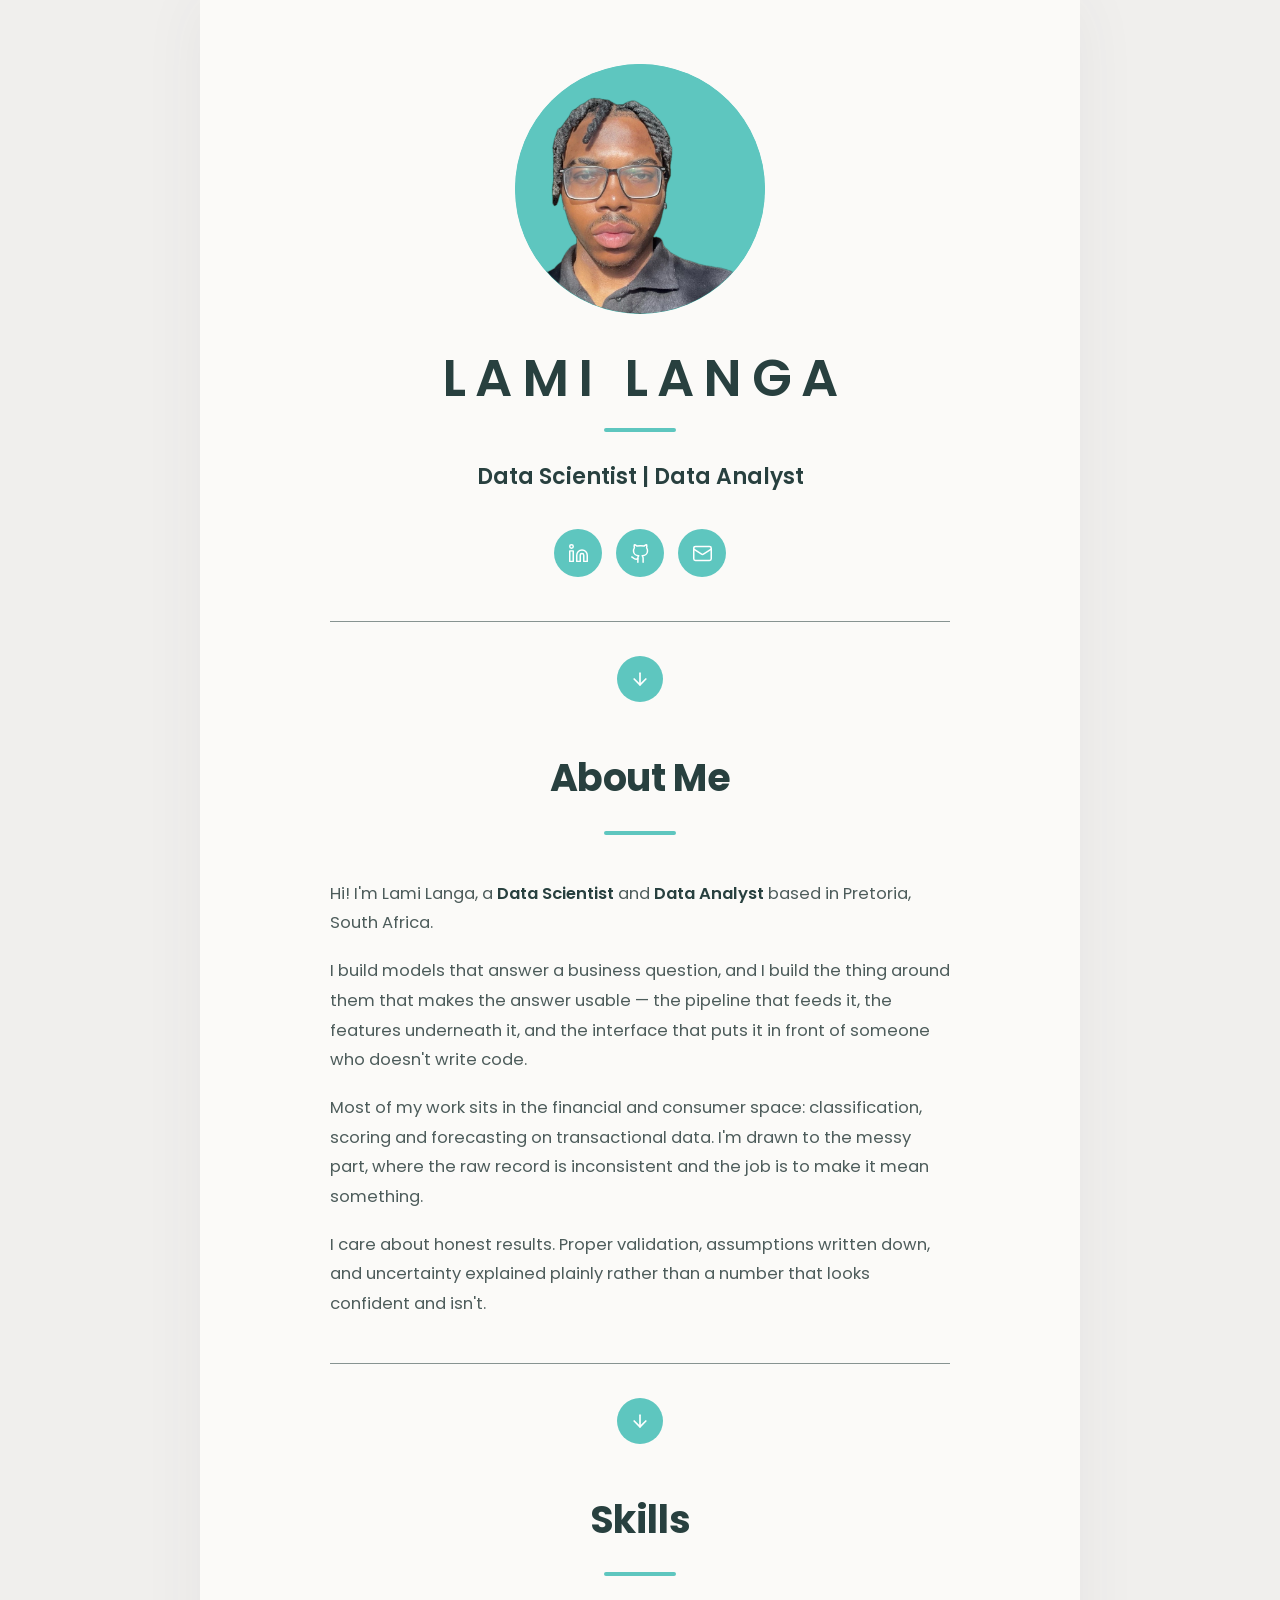
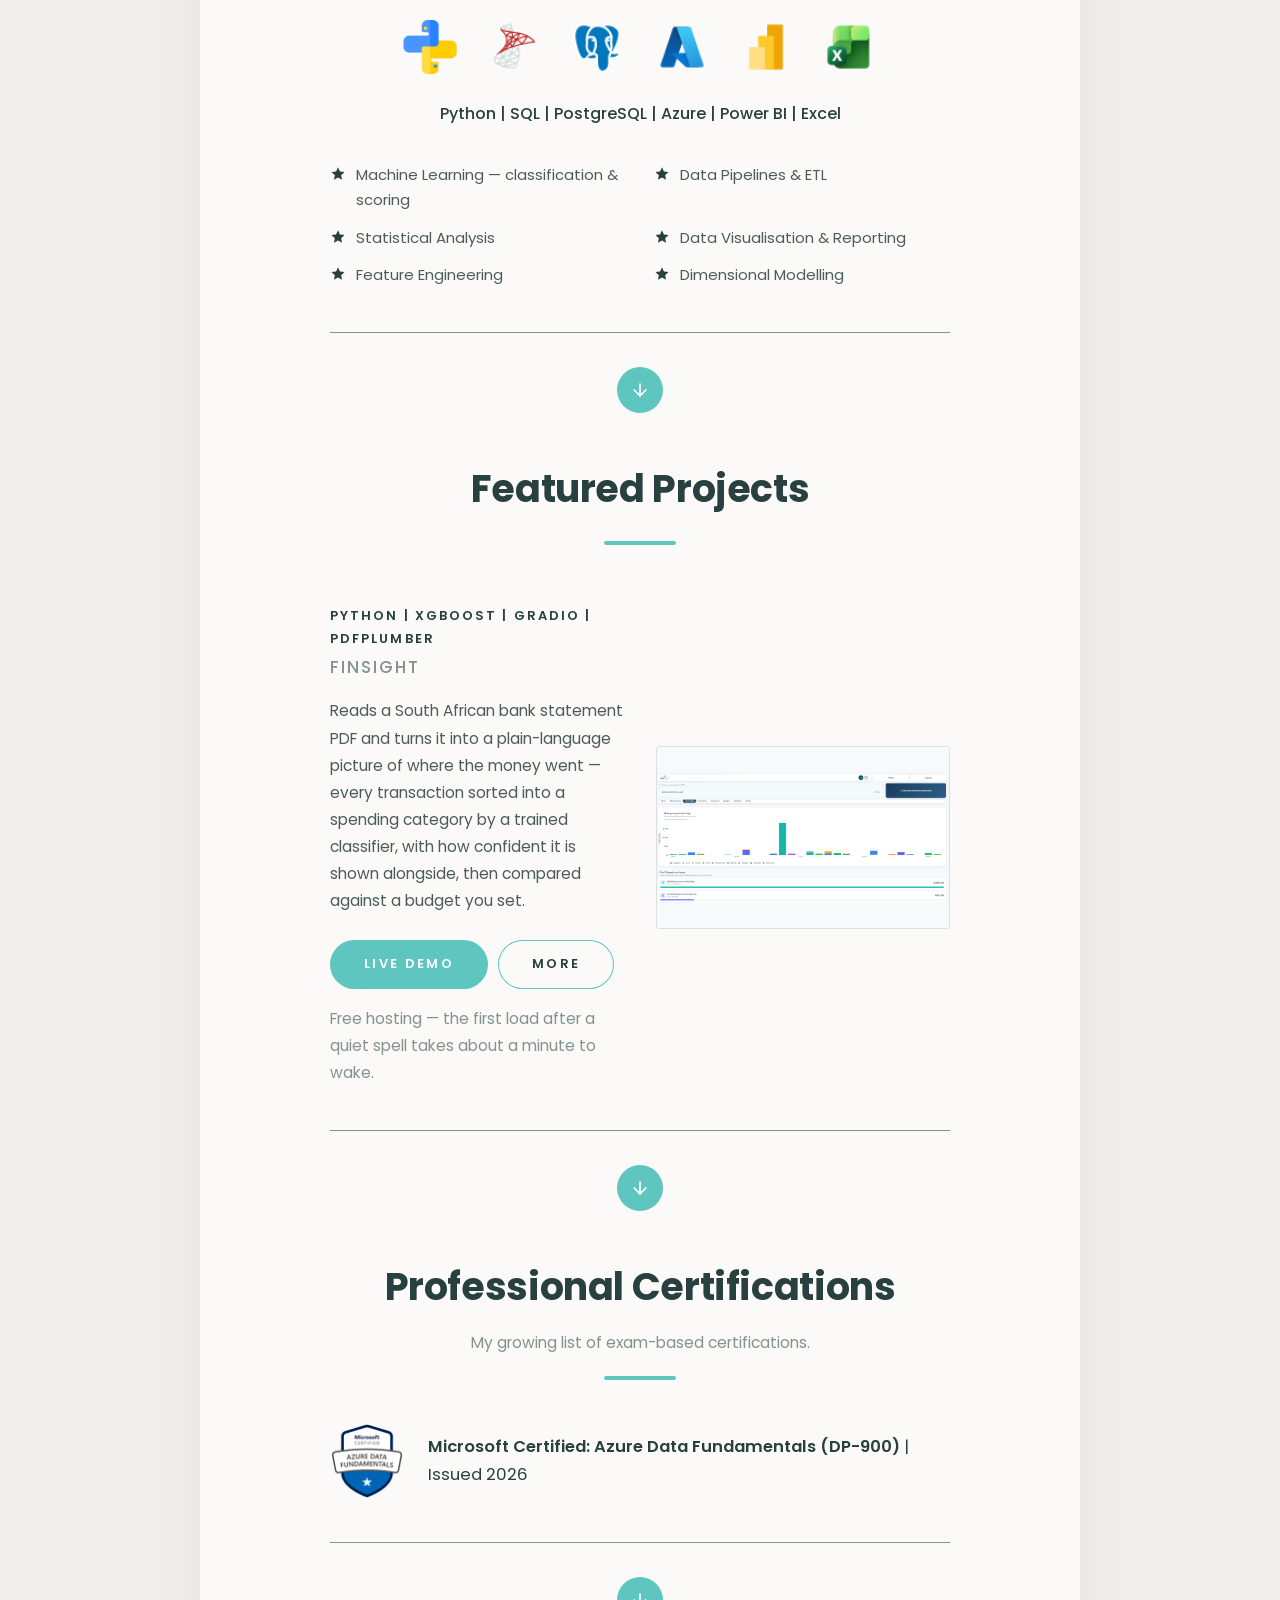
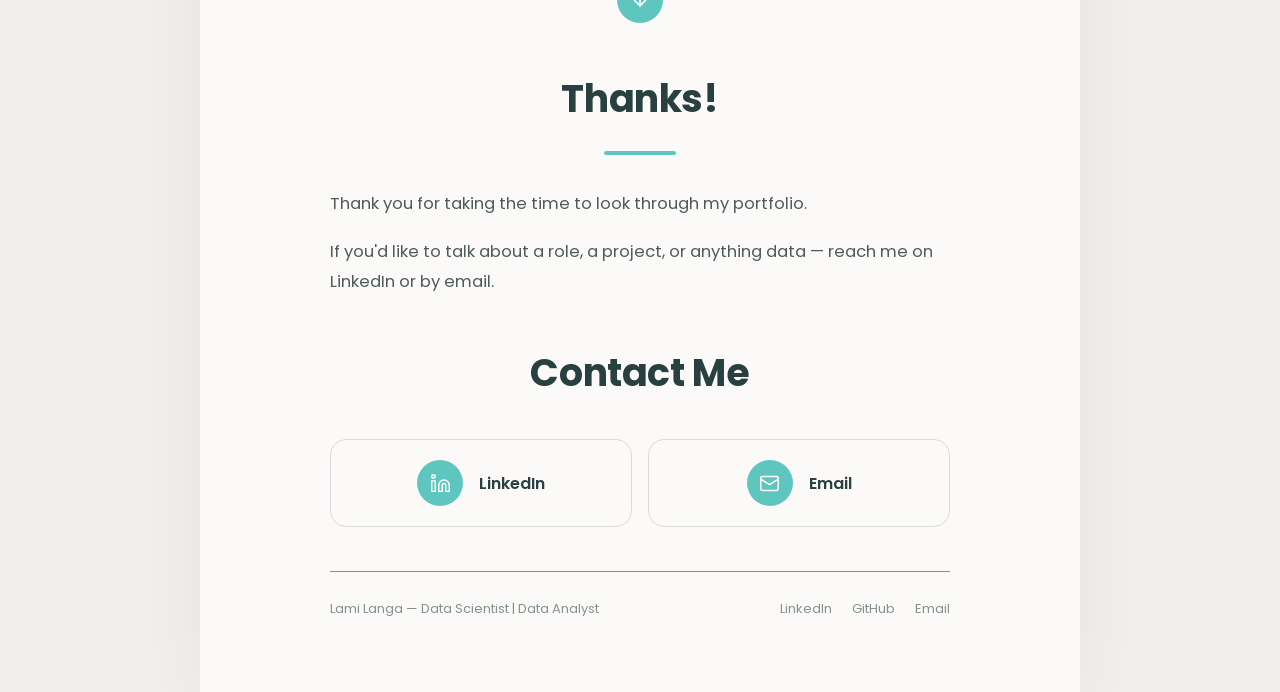
<file: index.html>
<!DOCTYPE html>
<html lang="en">
<head>
<meta charset="utf-8">
<meta name="viewport" content="width=device-width, initial-scale=1">
<title>Lami Langa — Data Scientist | Data Analyst</title>
<meta name="description" content="Portfolio of Lami Langa — Data Scientist and Data Analyst. Machine learning, analytics and the systems that put a model in front of people.">
<link rel="icon" href="assets/favicon.svg" type="image/svg+xml">
<meta property="og:title" content="Lami Langa — Data Scientist | Data Analyst">
<meta property="og:description" content="Portfolio of Lami Langa — Data Scientist and Data Analyst.">
<meta property="og:image" content="assets/og.png">
<meta property="og:type" content="website">
<meta name="twitter:card" content="summary_large_image">
<link rel="preconnect" href="https://fonts.googleapis.com">
<link rel="preconnect" href="https://fonts.gstatic.com" crossorigin>
<link href="https://fonts.googleapis.com/css2?family=Poppins:wght@400;500;600;700&display=swap" rel="stylesheet">
<link rel="stylesheet" href="style.css">
<noscript><style>[data-reveal]{opacity:1 !important;transform:none !important}</style></noscript>
</head>
<body>
<main class="card">
<div class="inner">

  <!-- ============ HERO ============ -->
  <section id="top">
    <div class="avatar-disc">
      <img src="assets/lami-headshot.png" alt="Lami Langa">
    </div>

    <h1 class="name stack-34">Lami Langa</h1>

    <div class="rule"></div>

    <p class="role stack-26">Data Scientist | Data Analyst</p>

    <div class="socials stack-34">
      <a class="social" href="https://www.linkedin.com/in/lami-langa-a063272b5" target="_blank" rel="noopener" aria-label="LinkedIn">
        <svg viewBox="0 0 24 24" fill="none" stroke="currentColor" stroke-width="1.7" stroke-linecap="round" stroke-linejoin="round"><path d="M16 8a6 6 0 0 1 6 6v7h-4v-7a2 2 0 0 0-2-2 2 2 0 0 0-2 2v7h-4v-7a6 6 0 0 1 6-6z"></path><rect x="2" y="9" width="4" height="12"></rect><circle cx="4" cy="4" r="2"></circle></svg>
      </a>
      <a class="social" href="https://github.com/LamidoesIT" target="_blank" rel="noopener" aria-label="GitHub">
        <svg viewBox="0 0 24 24" fill="none" stroke="currentColor" stroke-width="1.7" stroke-linecap="round" stroke-linejoin="round"><path d="M15 22v-4a4.8 4.8 0 0 0-1-3.5c3 0 6-2 6-5.5.08-1.25-.27-2.48-1-3.5.28-1.15.28-2.35 0-3.5 0 0-1 0-3 1.5-2.64-.5-5.36-.5-8 0C6 2 5 2 5 2c-.3 1.15-.3 2.35 0 3.5A5.4 5.4 0 0 0 4 9c0 3.5 3 5.5 6 5.5-.39.49-.68 1.05-.85 1.65-.17.6-.22 1.23-.15 1.85v4"></path><path d="M9 18c-4.51 2-5-2-7-2"></path></svg>
      </a>
      <a class="social" href="mailto:langalami0409@gmail.com" aria-label="Email">
        <svg viewBox="0 0 24 24" fill="none" stroke="currentColor" stroke-width="1.7" stroke-linecap="round" stroke-linejoin="round"><rect x="2" y="4" width="20" height="16" rx="2"></rect><path d="m22 7-8.97 5.7a1.94 1.94 0 0 1-2.06 0L2 7"></path></svg>
      </a>
    </div>
  </section>

  <div class="stack-44 divider"></div>

  <div class="arrow-wrap">
    <a class="arrow" href="#about" aria-label="Scroll to About Me">
      <svg viewBox="0 0 24 24" fill="none" stroke="currentColor" stroke-width="2" stroke-linecap="round" stroke-linejoin="round"><path d="M12 5v14"></path><path d="m19 12-7 7-7-7"></path></svg>
    </a>
  </div>

  <!-- ============ ABOUT ============ -->
  <section id="about" class="section">
    <div data-reveal>
      <h2 class="section-title">About Me</h2>
      <div class="rule"></div>
    </div>

    <div class="prose stack-44" data-reveal>
      <p>Hi! I'm Lami Langa, a <strong>Data Scientist</strong> and <strong>Data Analyst</strong> based in Pretoria, South Africa.</p>
      <p>I build models that answer a business question, and I build the thing around them that makes the answer usable — the pipeline that feeds it, the features underneath it, and the interface that puts it in front of someone who doesn't write code.</p>
      <p>Most of my work sits in the financial and consumer space: classification, scoring and forecasting on transactional data. I'm drawn to the messy part, where the raw record is inconsistent and the job is to make it mean something.</p>
      <p>I care about honest results. Proper validation, assumptions written down, and uncertainty explained plainly rather than a number that looks confident and isn't.</p>
    </div>
  </section>

  <div class="stack-44 divider"></div>

  <div class="arrow-wrap">
    <a class="arrow" href="#skills" aria-label="Scroll to Skills">
      <svg viewBox="0 0 24 24" fill="none" stroke="currentColor" stroke-width="2" stroke-linecap="round" stroke-linejoin="round"><path d="M12 5v14"></path><path d="m19 12-7 7-7-7"></path></svg>
    </a>
  </div>

  <!-- ============ SKILLS ============ -->
  <section id="skills" class="section">
    <div data-reveal>
      <h2 class="section-title">Skills</h2>
      <div class="rule"></div>
    </div>

    <div class="skill-logos stack-44" data-reveal>
      <img src="assets/logos/python.png" alt="Python">
      <img src="assets/logos/icons8-sql-server-50.png" alt="SQL Server">
      <img src="assets/logos/icons8-postgresql-50.png" alt="PostgreSQL">
      <img src="assets/logos/icons8-azure-50.png" alt="Azure">
      <img src="assets/logos/icons8-power-bi-2021-50.png" alt="Power BI">
      <img src="assets/logos/icons8-excel-50.png" alt="Excel">
    </div>

    <p class="skill-names stack-26" data-reveal>Python | SQL | PostgreSQL | Azure | Power BI | Excel</p>

    <ul class="skill-list stack-34" data-reveal>
      <li>
        <svg viewBox="0 0 24 24" fill="currentColor"><path d="M12 2l2.9 6.3 6.9.8-5.1 4.7 1.4 6.8L12 17.3 5.9 20.6l1.4-6.8L2.2 9.1l6.9-.8z"/></svg>
        <span>Machine Learning &mdash; classification &amp; scoring</span>
      </li>
      <li>
        <svg viewBox="0 0 24 24" fill="currentColor"><path d="M12 2l2.9 6.3 6.9.8-5.1 4.7 1.4 6.8L12 17.3 5.9 20.6l1.4-6.8L2.2 9.1l6.9-.8z"/></svg>
        <span>Data Pipelines &amp; ETL</span>
      </li>
      <li>
        <svg viewBox="0 0 24 24" fill="currentColor"><path d="M12 2l2.9 6.3 6.9.8-5.1 4.7 1.4 6.8L12 17.3 5.9 20.6l1.4-6.8L2.2 9.1l6.9-.8z"/></svg>
        <span>Statistical Analysis</span>
      </li>
      <li>
        <svg viewBox="0 0 24 24" fill="currentColor"><path d="M12 2l2.9 6.3 6.9.8-5.1 4.7 1.4 6.8L12 17.3 5.9 20.6l1.4-6.8L2.2 9.1l6.9-.8z"/></svg>
        <span>Data Visualisation &amp; Reporting</span>
      </li>
      <li>
        <svg viewBox="0 0 24 24" fill="currentColor"><path d="M12 2l2.9 6.3 6.9.8-5.1 4.7 1.4 6.8L12 17.3 5.9 20.6l1.4-6.8L2.2 9.1l6.9-.8z"/></svg>
        <span>Feature Engineering</span>
      </li>
      <li>
        <svg viewBox="0 0 24 24" fill="currentColor"><path d="M12 2l2.9 6.3 6.9.8-5.1 4.7 1.4 6.8L12 17.3 5.9 20.6l1.4-6.8L2.2 9.1l6.9-.8z"/></svg>
        <span>Dimensional Modelling</span>
      </li>
    </ul>
  </section>

  <div class="stack-44 divider"></div>

  <div class="arrow-wrap">
    <a class="arrow" href="#projects" aria-label="Scroll to Featured Projects">
      <svg viewBox="0 0 24 24" fill="none" stroke="currentColor" stroke-width="2" stroke-linecap="round" stroke-linejoin="round"><path d="M12 5v14"></path><path d="m19 12-7 7-7-7"></path></svg>
    </a>
  </div>

  <!-- ============ PROJECTS ============ -->
  <section id="projects" class="section">
    <div data-reveal>
      <h2 class="section-title">Featured Projects</h2>
      <div class="rule"></div>
    </div>

    <div class="project stack-44" data-reveal>
      <div>
        <p class="eyebrow">Python | XGBoost | Gradio | pdfplumber</p>
        <h3>FINSIGHT</h3>
        <p>Reads a South African bank statement PDF and turns it into a plain-language picture of where the money went — every transaction sorted into a spending category by a trained classifier, with how confident it is shown alongside, then compared against a budget you set.</p>
        <div class="btn-row stack-26">
          <a class="btn" href="https://finsight-evkz.onrender.com/" target="_blank" rel="noopener">Live demo</a>
          <a class="btn btn-quiet" href="projects/finsight.html">More</a>
        </div>
        <p class="note stack-10">Free hosting — the first load after a quiet spell takes about a minute to wake.</p>
      </div>
      <figure class="shot">
        <img src="assets/projects/finsight.png" alt="FINSIGHT dashboard showing daily spend by category and largest purchases">
      </figure>
    </div>
  </section>

  <div class="stack-44 divider"></div>

  <div class="arrow-wrap">
    <a class="arrow" href="#certifications" aria-label="Scroll to Certifications">
      <svg viewBox="0 0 24 24" fill="none" stroke="currentColor" stroke-width="2" stroke-linecap="round" stroke-linejoin="round"><path d="M12 5v14"></path><path d="m19 12-7 7-7-7"></path></svg>
    </a>
  </div>

  <!-- ============ CERTIFICATIONS ============ -->
  <section id="certifications" class="section">
    <div data-reveal>
      <h2 class="section-title">Professional Certifications</h2>
      <p class="lead stack-10">My growing list of exam-based certifications.</p>
      <div class="rule"></div>
    </div>

    <div class="certs stack-44" data-reveal>
      <div class="cert">
        <img src="assets/certs/ms-azure-data-fundamentals.png" alt="Microsoft Certified Azure Data Fundamentals badge">
        <p><strong>Microsoft Certified: Azure Data Fundamentals (DP-900)</strong> | Issued 2026</p>
      </div>
    </div>
  </section>

  <div class="stack-44 divider"></div>

  <div class="arrow-wrap">
    <a class="arrow" href="#contact" aria-label="Scroll to Contact">
      <svg viewBox="0 0 24 24" fill="none" stroke="currentColor" stroke-width="2" stroke-linecap="round" stroke-linejoin="round"><path d="M12 5v14"></path><path d="m19 12-7 7-7-7"></path></svg>
    </a>
  </div>

  <!-- ============ THANKS + CONTACT ============ -->
  <section id="contact" class="section">
    <div data-reveal>
      <h2 class="section-title">Thanks!</h2>
      <div class="rule"></div>
    </div>

    <div class="prose stack-34" data-reveal>
      <p>Thank you for taking the time to look through my portfolio.</p>
      <p>If you'd like to talk about a role, a project, or anything data — reach me on LinkedIn or by email.</p>
    </div>

    <h2 class="section-title stack-44" data-reveal>Contact Me</h2>

    <div class="contact-cards stack-34" data-reveal>
      <a class="contact-card" href="https://www.linkedin.com/in/lami-langa-a063272b5" target="_blank" rel="noopener">
        <span class="contact-icon">
          <svg viewBox="0 0 24 24" fill="none" stroke="currentColor" stroke-width="1.7" stroke-linecap="round" stroke-linejoin="round"><path d="M16 8a6 6 0 0 1 6 6v7h-4v-7a2 2 0 0 0-2-2 2 2 0 0 0-2 2v7h-4v-7a6 6 0 0 1 6-6z"></path><rect x="2" y="9" width="4" height="12"></rect><circle cx="4" cy="4" r="2"></circle></svg>
        </span>
        <span><b>LinkedIn</b></span>
      </a>
      <a class="contact-card" href="mailto:langalami0409@gmail.com">
        <span class="contact-icon">
          <svg viewBox="0 0 24 24" fill="none" stroke="currentColor" stroke-width="1.7" stroke-linecap="round" stroke-linejoin="round"><rect x="2" y="4" width="20" height="16" rx="2"></rect><path d="m22 7-8.97 5.7a1.94 1.94 0 0 1-2.06 0L2 7"></path></svg>
        </span>
        <span><b>Email</b></span>
      </a>
    </div>

    <div class="stack-44 divider"></div>

    <div class="foot stack-26">
      <span>Lami Langa — Data Scientist | Data Analyst</span>
      <span style="display:flex;gap:20px;">
        <a href="https://www.linkedin.com/in/lami-langa-a063272b5" target="_blank" rel="noopener">LinkedIn</a>
        <a href="https://github.com/LamidoesIT" target="_blank" rel="noopener">GitHub</a>
        <a href="mailto:langalami0409@gmail.com">Email</a>
      </span>
    </div>
  </section>

</div>
</main>
<script>
  var io = new IntersectionObserver(function (entries) {
    entries.forEach(function (e) {
      if (e.isIntersecting) {
        e.target.style.opacity = '1';
        e.target.style.transform = 'none';
        io.unobserve(e.target);
      }
    });
  }, { threshold: 0.12 });
  document.querySelectorAll('[data-reveal]').forEach(function (el) { io.observe(el); });
</script>
</body>
</html>
</file>
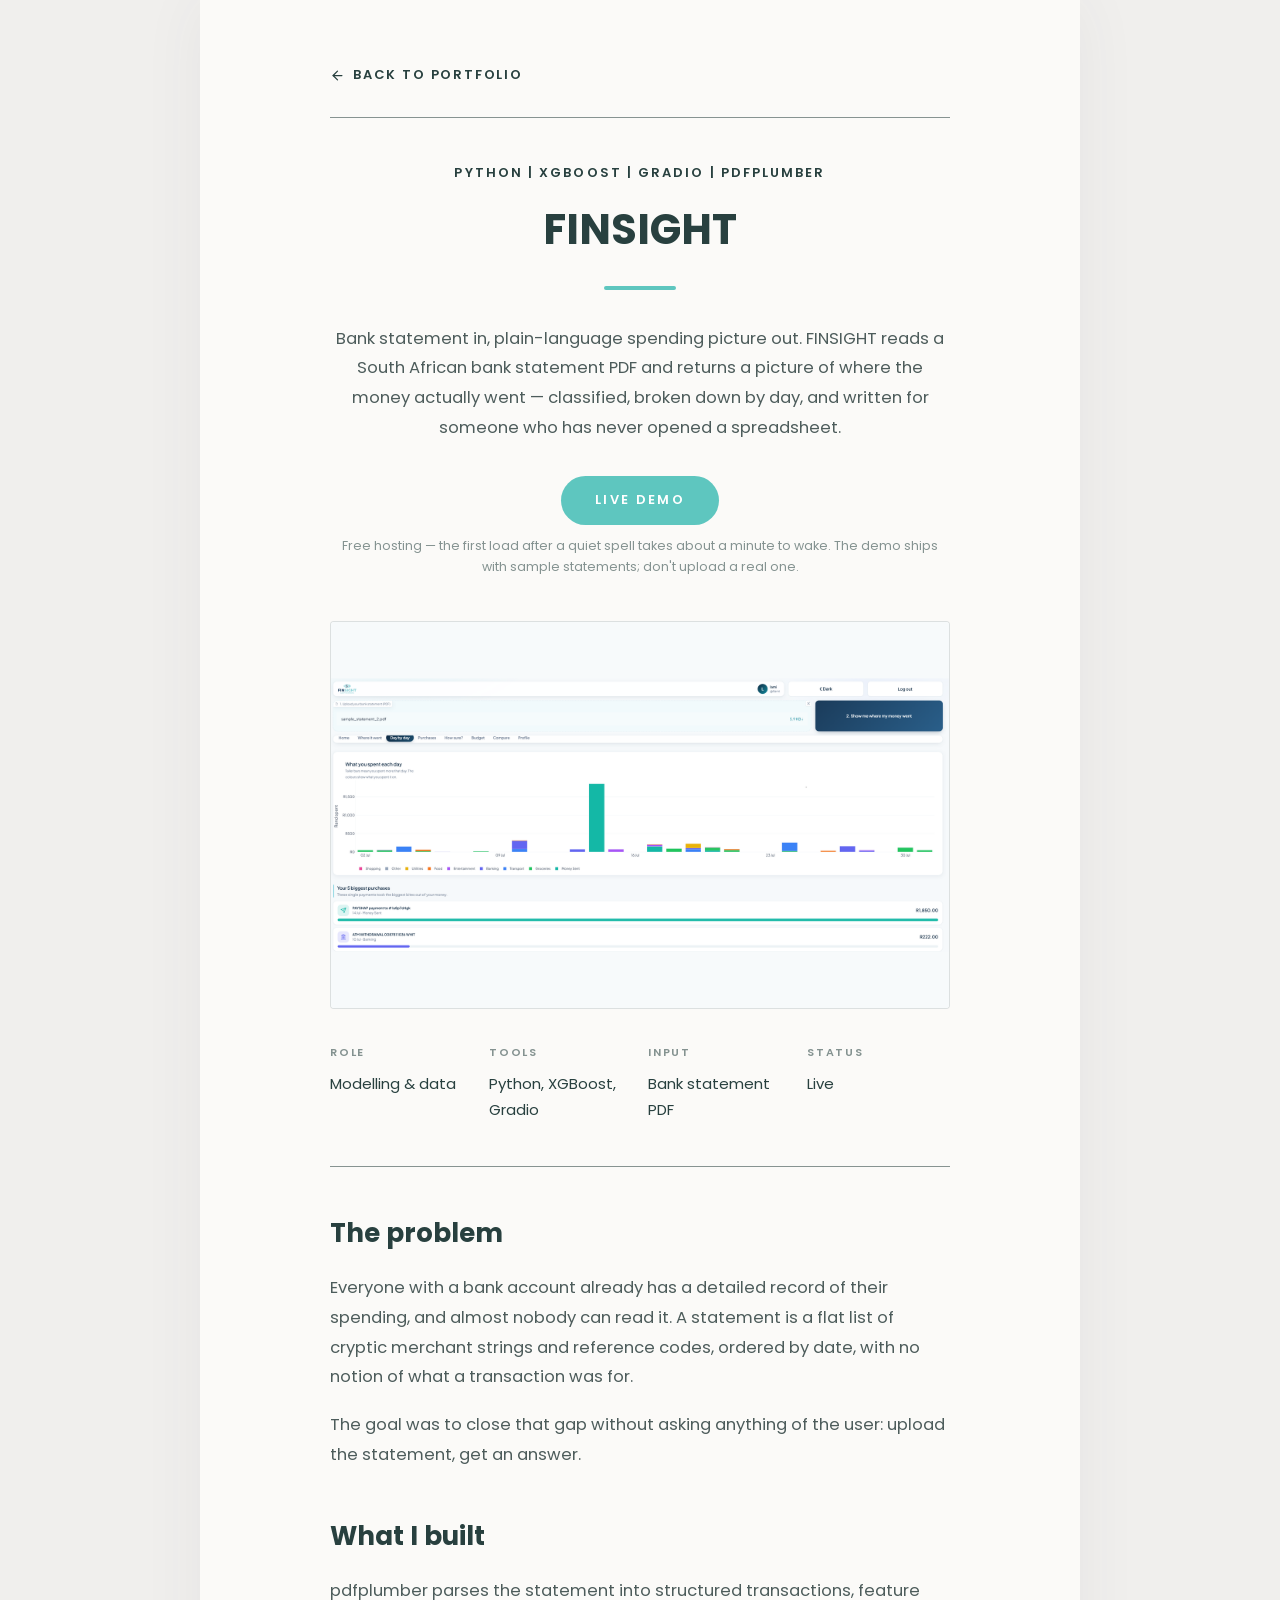
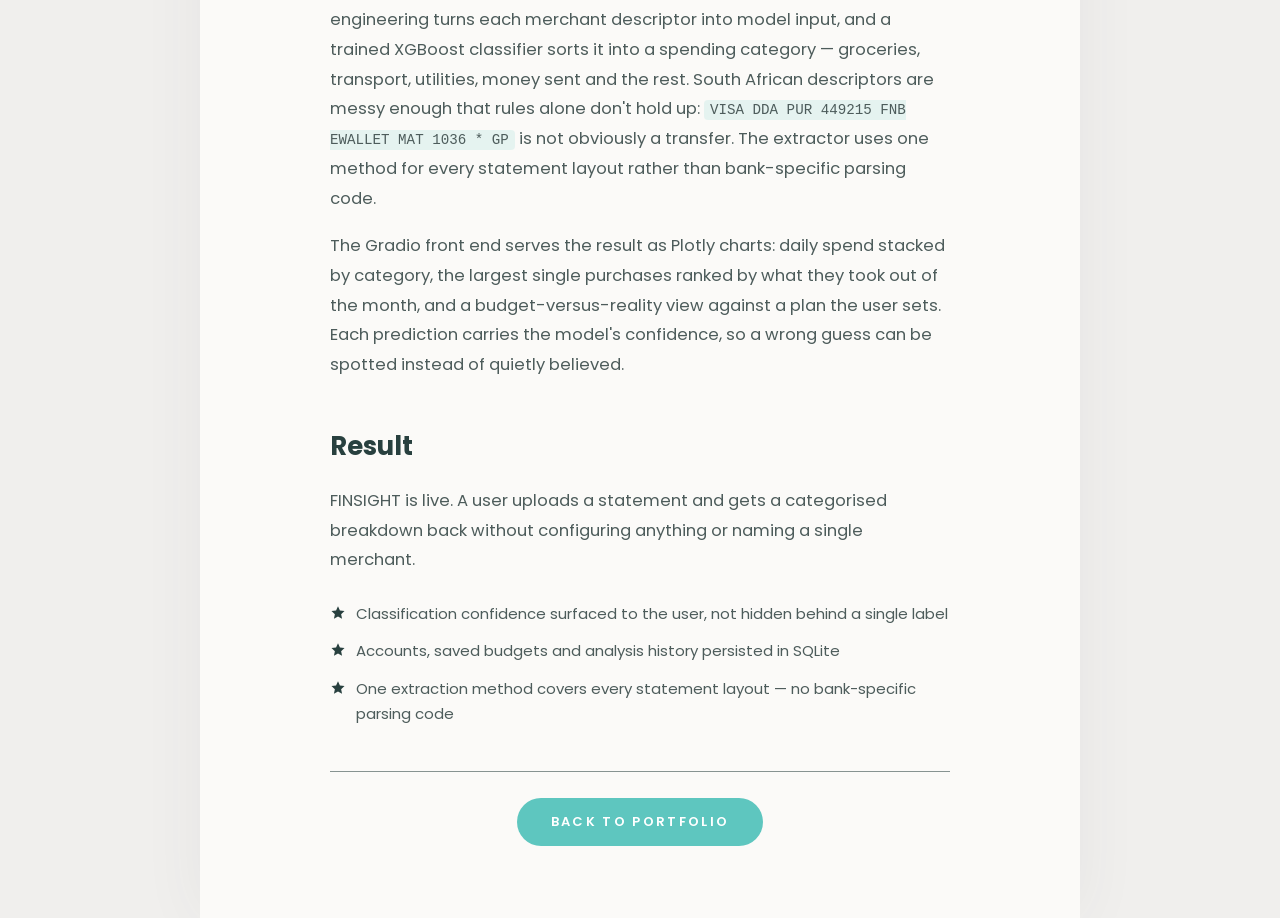
<file: projects/finsight.html>
<!DOCTYPE html>
<html lang="en">
<head>
<meta charset="utf-8">
<meta name="viewport" content="width=device-width, initial-scale=1">
<title>FINSIGHT — Lami Langa</title>
<meta name="description" content="Bank statement in, plain-language spending picture out.">
<link rel="icon" href="../assets/favicon.svg" type="image/svg+xml">
<meta property="og:title" content="FINSIGHT — Lami Langa">
<meta property="og:description" content="Bank statement in, plain-language spending picture out.">
<meta property="og:image" content="../assets/og.png">
<meta property="og:type" content="website">
<meta name="twitter:card" content="summary_large_image">
<link rel="preconnect" href="https://fonts.googleapis.com">
<link rel="preconnect" href="https://fonts.gstatic.com" crossorigin>
<link href="https://fonts.googleapis.com/css2?family=Poppins:wght@400;500;600;700&display=swap" rel="stylesheet">
<link rel="stylesheet" href="../style.css">
<noscript><style>[data-reveal]{opacity:1 !important;transform:none !important}</style></noscript>
</head>
<body>
<main class="card">
<div class="inner">

  <p>
    <a href="../index.html" style="display:inline-flex;align-items:center;gap:8px;font-size:13px;font-weight:600;letter-spacing:0.14em;text-transform:uppercase;color:var(--color-text);text-decoration:none;">
      <svg width="15" height="15" viewBox="0 0 24 24" fill="none" stroke="currentColor" stroke-width="2" stroke-linecap="round" stroke-linejoin="round"><path d="M19 12H5"></path><path d="m12 19-7-7 7-7"></path></svg>
      Back to portfolio
    </a>
  </p>

  <div class="stack-26 divider"></div>

  <div class="stack-44" style="text-align:center;">
    <p class="eyebrow" style="font-size:13px;font-weight:600;letter-spacing:0.16em;text-transform:uppercase;color:var(--color-text);">Python | XGBoost | Gradio | pdfplumber</p>
    <h1 class="section-title stack-10" style="font-size:clamp(28px,6vw,42px);">FINSIGHT</h1>
    <div class="rule"></div>
  </div>

  <p class="prose stack-34" style="text-align:center;">Bank statement in, plain-language spending picture out. FINSIGHT reads a South African bank statement PDF and returns a picture of where the money actually went — classified, broken down by day, and written for someone who has never opened a spreadsheet.</p>

  <div class="btn-row stack-34" style="justify-content:center;">
    <a class="btn" href="https://finsight-evkz.onrender.com/" target="_blank" rel="noopener">Live demo</a>
  </div>
  <p class="note stack-10" style="text-align:center;">Free hosting — the first load after a quiet spell takes about a minute to wake. The demo ships with sample statements; don't upload a real one.</p>

  <figure class="shot stack-44">
    <img src="../assets/projects/finsight.png" alt="FINSIGHT dashboard showing daily spend by category and the five biggest purchases">
  </figure>

  <!-- fact row -->
  <div class="stack-34" style="display:grid;grid-template-columns:repeat(auto-fit,minmax(130px,1fr));gap:16px;">
    <div>
      <p style="font-size:11px;font-weight:600;letter-spacing:0.16em;text-transform:uppercase;color:var(--color-muted);">Role</p>
      <p class="stack-10" style="font-size:15px;color:var(--color-text);">Modelling &amp; data</p>
    </div>
    <div>
      <p style="font-size:11px;font-weight:600;letter-spacing:0.16em;text-transform:uppercase;color:var(--color-muted);">Tools</p>
      <p class="stack-10" style="font-size:15px;color:var(--color-text);">Python, XGBoost, Gradio</p>
    </div>
    <div>
      <p style="font-size:11px;font-weight:600;letter-spacing:0.16em;text-transform:uppercase;color:var(--color-muted);">Input</p>
      <p class="stack-10" style="font-size:15px;color:var(--color-text);">Bank statement PDF</p>
    </div>
    <div>
      <p style="font-size:11px;font-weight:600;letter-spacing:0.16em;text-transform:uppercase;color:var(--color-muted);">Status</p>
      <p class="stack-10" style="font-size:15px;color:var(--color-text);">Live</p>
    </div>
  </div>

  <div class="stack-44 divider"></div>

  <!-- narrative -->
  <section class="stack-44" data-reveal>
    <h2 style="font-size:clamp(20px,4.5vw,26px);font-weight:700;">The problem</h2>
    <div class="prose stack-18">
      <p>Everyone with a bank account already has a detailed record of their spending, and almost nobody can read it. A statement is a flat list of cryptic merchant strings and reference codes, ordered by date, with no notion of what a transaction was for.</p>
      <p>The goal was to close that gap without asking anything of the user: upload the statement, get an answer.</p>
    </div>
  </section>

  <section class="stack-44" data-reveal>
    <h2 style="font-size:clamp(20px,4.5vw,26px);font-weight:700;">What I built</h2>
    <div class="prose stack-18">
      <p>pdfplumber parses the statement into structured transactions, feature engineering turns each merchant descriptor into model input, and a trained XGBoost classifier sorts it into a spending category — groceries, transport, utilities, money sent and the rest. South African descriptors are messy enough that rules alone don't hold up: <code>VISA DDA PUR 449215 FNB EWALLET MAT 1036 * GP</code> is not obviously a transfer. The extractor uses one method for every statement layout rather than bank-specific parsing code.</p>
      <p>The Gradio front end serves the result as Plotly charts: daily spend stacked by category, the largest single purchases ranked by what they took out of the month, and a budget-versus-reality view against a plan the user sets. Each prediction carries the model's confidence, so a wrong guess can be spotted instead of quietly believed.</p>
    </div>
  </section>

  <section class="stack-44" data-reveal>
    <h2 style="font-size:clamp(20px,4.5vw,26px);font-weight:700;">Result</h2>
    <div class="prose stack-18">
      <p>FINSIGHT is live. A user uploads a statement and gets a categorised breakdown back without configuring anything or naming a single merchant.</p>
    </div>
    <ul class="skill-list stack-26" style="grid-template-columns:1fr;">
      <li>
        <svg viewBox="0 0 24 24" fill="currentColor"><path d="M12 2l2.9 6.3 6.9.8-5.1 4.7 1.4 6.8L12 17.3 5.9 20.6l1.4-6.8L2.2 9.1l6.9-.8z"/></svg>
        <span>Classification confidence surfaced to the user, not hidden behind a single label</span>
      </li>
      <li>
        <svg viewBox="0 0 24 24" fill="currentColor"><path d="M12 2l2.9 6.3 6.9.8-5.1 4.7 1.4 6.8L12 17.3 5.9 20.6l1.4-6.8L2.2 9.1l6.9-.8z"/></svg>
        <span>Accounts, saved budgets and analysis history persisted in SQLite</span>
      </li>
      <li>
        <svg viewBox="0 0 24 24" fill="currentColor"><path d="M12 2l2.9 6.3 6.9.8-5.1 4.7 1.4 6.8L12 17.3 5.9 20.6l1.4-6.8L2.2 9.1l6.9-.8z"/></svg>
        <span>One extraction method covers every statement layout — no bank-specific parsing code</span>
      </li>
    </ul>
  </section>

  <div class="stack-44 divider"></div>

  <p class="stack-26" style="text-align:center;">
    <a class="btn" href="../index.html">Back to portfolio</a>
  </p>

</div>
</main>
<script>
  var io = new IntersectionObserver(function (entries) {
    entries.forEach(function (e) {
      if (e.isIntersecting) {
        e.target.style.opacity = '1';
        e.target.style.transform = 'none';
        io.unobserve(e.target);
      }
    });
  }, { threshold: 0.12 });
  document.querySelectorAll('[data-reveal]').forEach(function (el) { io.observe(el); });
</script>
</body>
</html>
</file>
<file: style.css>
/* Lami Langa — portfolio design tokens.
   Edit the :root variables below to reskin the whole site. */

:root {
  --color-page:    #f0efed;   /* behind the card */
  --color-card:    #fbfaf8;   /* the card itself */
  --color-text:    #28403f;   /* headings */
  --color-body:    #4d5c5b;   /* body copy */
  --color-muted:   #849290;
  --color-accent:  #5ec6bf;   /* turquoise */
  --color-accent-deep: #3faaa4;
  --color-accent-soft: #d3efed;
  --color-rule:    #28403f;
  --color-hairline: rgba(40, 64, 63, 0.16);

  --font-display: "Poppins", system-ui, -apple-system, sans-serif;
  --font-body: "Poppins", system-ui, -apple-system, sans-serif;

  --card-width: 880px;
  --gutter: 24px;
}

* { box-sizing: border-box; }

html { scroll-behavior: smooth; }
@media (prefers-reduced-motion: reduce) {
  html { scroll-behavior: auto; }
  * { animation: none !important; transition: none !important; }
}

body {
  margin: 0;
  background: var(--color-page);
  color: var(--color-body);
  font-family: var(--font-body);
  font-size: 16px;
  line-height: 1.7;
  -webkit-font-smoothing: antialiased;
}

/* ---------- the card ---------- */
.card {
  max-width: var(--card-width);
  margin: 0 auto;
  background: var(--color-card);
  min-height: 100vh;
  padding: 64px var(--gutter) 72px;
  box-shadow: 0 0 60px rgba(63, 75, 77, 0.06);
}
@media (max-width: 600px) {
  .card { padding: 44px 20px 56px; }
}

.inner { max-width: 620px; margin: 0 auto; }

/* ---------- type ---------- */
h1, h2, h3 { font-family: var(--font-display); color: var(--color-text); margin: 0; text-wrap: balance; }

h1.name {
  font-size: clamp(30px, 7.5vw, 52px);
  font-weight: 600;
  letter-spacing: 0.18em;
  text-indent: 0.18em;
  text-transform: uppercase;
  text-align: center;
  line-height: 1.15;
}

h2.section-title {
  font-size: clamp(26px, 5.5vw, 38px);
  font-weight: 700;
  text-align: center;
  letter-spacing: -0.01em;
}

.role {
  font-family: var(--font-display);
  font-size: clamp(17px, 3.4vw, 22px);
  font-weight: 600;
  color: var(--color-text);
  text-align: center;
  margin: 0;
}

p { margin: 0; }
.prose p + p { margin-top: 18px; }
.prose { font-size: 16.5px; line-height: 1.8; color: var(--color-body); }
.prose strong { color: var(--color-text); font-weight: 600; }

.lead {
  text-align: center;
  color: var(--color-muted);
  font-size: 15.5px;
}

/* ---------- accent rule under headings ---------- */
.rule {
  width: 72px;
  height: 4px;
  background: var(--color-accent);
  border-radius: 2px;
  margin: 20px auto 0;
}

/* full-width hairline between sections */
.divider {
  height: 1px;
  background: var(--color-rule);
  opacity: 0.55;
  margin: 0;
}

/* ---------- the round down-arrow between sections ---------- */
.arrow-wrap { display: flex; justify-content: center; padding: 34px 0; }
.arrow {
  width: 46px; height: 46px;
  border-radius: 50%;
  background: var(--color-accent);
  display: grid; place-items: center;
  color: #ffffff;
  text-decoration: none;
  transition: background .18s, transform .18s;
}
.arrow:hover { background: var(--color-accent-deep); transform: translateY(2px); }
.arrow svg { width: 20px; height: 20px; }

/* ---------- hero ---------- */
.avatar-disc {
  width: clamp(190px, 46vw, 250px);
  aspect-ratio: 1 / 1;
  max-width: 100%;
  margin: 0 auto;
  border-radius: 50%;
  background: var(--color-accent);
  display: grid;
  place-items: center;
  overflow: hidden;
}
.avatar-disc img { width: 100%; height: 100%; object-fit: cover; border-radius: 50%; }

.socials { display: flex; justify-content: center; gap: 14px; flex-wrap: wrap; }
.social {
  width: 48px; height: 48px;
  border-radius: 50%;
  background: var(--color-accent);
  display: grid; place-items: center;
  color: #ffffff;
  text-decoration: none;
  transition: background .18s, transform .18s;
}
.social:hover { background: var(--color-accent-deep); transform: translateY(-2px); }
.social svg { width: 21px; height: 21px; }

/* ---------- buttons ---------- */
.btn {
  display: inline-block;
  font-family: var(--font-display);
  font-size: 13px;
  font-weight: 600;
  letter-spacing: 0.18em;
  text-transform: uppercase;
  text-decoration: none;
  padding: 13px 34px;
  border-radius: 999px;
  border: 0;
  background: var(--color-accent);
  color: #ffffff;
  cursor: pointer;
  transition: background .18s, transform .18s;
}
.btn:hover { background: var(--color-accent-deep); transform: translateY(-1px); }

/* ---------- skills ---------- */
.skill-logos {
  display: flex;
  justify-content: center;
  align-items: center;
  gap: clamp(14px, 4vw, 30px);
  flex-wrap: wrap;
}
.skill-logos img { width: clamp(38px, 8vw, 54px); height: clamp(38px, 8vw, 54px); object-fit: contain; }

.skill-names {
  text-align: center;
  font-size: 16px;
  color: var(--color-text);
  font-weight: 500;
}

.skill-list {
  list-style: none;
  margin: 0;
  padding: 0;
  display: grid;
  grid-template-columns: 1fr 1fr;
  gap: 12px 28px;
}
@media (max-width: 540px) { .skill-list { grid-template-columns: 1fr; } }
.skill-list li {
  display: flex; align-items: flex-start; gap: 10px;
  font-size: 15px; color: var(--color-body);
}
.skill-list svg { width: 16px; height: 16px; flex: none; margin-top: 4px; color: var(--color-text); }

/* ---------- projects ---------- */
.project {
  display: grid;
  grid-template-columns: 1fr 1fr;
  gap: 32px;
  align-items: center;
}
@media (max-width: 640px) { .project { grid-template-columns: 1fr; gap: 22px; } }
.project .eyebrow {
  font-family: var(--font-display);
  font-size: 13px; font-weight: 600;
  letter-spacing: 0.16em; text-transform: uppercase;
  color: var(--color-text);
}
.project h3 {
  font-size: 17px; font-weight: 500;
  letter-spacing: 0.12em; text-transform: uppercase;
  color: var(--color-muted);
  margin: 2px 0 0;
}
.project p { margin: 16px 0 0; font-size: 15.5px; line-height: 1.75; }
.shot {
  margin: 0;
  border: 1px solid var(--color-hairline);
  border-radius: 4px;
  overflow: hidden;
  background: #fff;
  aspect-ratio: 16 / 10;
  max-width: 100%;
}
.shot img { width: 100%; height: 100%; object-fit: cover; display: block; }

/* ---------- certifications ---------- */
.certs { display: flex; flex-direction: column; gap: 26px; }
.cert { display: flex; align-items: center; gap: 24px; }
.cert img { width: 74px; height: 74px; flex: none; object-fit: contain; }
.cert p { font-size: 16.5px; color: var(--color-text); }
.cert strong { font-weight: 600; }

/* ---------- form ---------- */
.form { display: flex; flex-direction: column; gap: 16px; }
.input {
  width: 100%;
  font-family: var(--font-body);
  font-size: 15px;
  color: var(--color-text);
  background: transparent;
  border: 1px solid var(--color-hairline);
  border-radius: 999px;
  padding: 15px 22px;
}
textarea.input { border-radius: 18px; resize: vertical; min-height: 170px; }
.input::placeholder { color: var(--color-muted); }
.input:focus { outline: 2px solid var(--color-accent-deep); outline-offset: 1px; border-color: transparent; }

a:focus-visible, button:focus-visible { outline: 2px solid var(--color-accent-deep); outline-offset: 3px; }

/* ---------- footer ---------- */
.foot {
  display: flex; flex-wrap: wrap; gap: 10px 24px;
  justify-content: space-between; align-items: center;
  font-size: 13px; color: var(--color-muted);
}
.foot a { color: var(--color-muted); text-decoration: none; }
.foot a:hover { color: var(--color-text); }

/* ---------- scroll reveal ---------- */
[data-reveal] {
  opacity: 0;
  transform: translateY(16px);
  transition: opacity .7s cubic-bezier(.2,.7,.3,1), transform .7s cubic-bezier(.2,.7,.3,1);
}

/* spacing helpers */
.stack-10 { margin-top: 10px; }
.stack-18 { margin-top: 18px; }
.stack-26 { margin-top: 26px; }
.stack-34 { margin-top: 34px; }
.stack-44 { margin-top: 44px; }
.section { padding: 10px 0 0; }

/* ---------- contact cards ---------- */
.contact-cards {
  display: grid;
  grid-template-columns: 1fr 1fr;
  gap: 16px;
}
@media (max-width: 560px) { .contact-cards { grid-template-columns: 1fr; } }

.contact-card {
  display: flex;
  align-items: center;
  gap: 16px;
  padding: 20px 22px;
  border: 1px solid var(--color-hairline);
  border-radius: 16px;
  text-decoration: none;
  background: transparent;
  transition: border-color .18s, transform .18s, background .18s;
  min-width: 0;
}
.contact-card:hover {
  border-color: var(--color-accent);
  background: color-mix(in srgb, var(--color-accent) 8%, transparent);
  transform: translateY(-2px);
}
.contact-icon {
  width: 46px; height: 46px; flex: none;
  border-radius: 50%;
  background: var(--color-accent);
  color: #fff;
  display: grid; place-items: center;
}
.contact-icon svg { width: 21px; height: 21px; }
.contact-card b {
  display: block;
  font-family: var(--font-display);
  font-size: 16px; font-weight: 600;
  color: var(--color-text);
}
.contact-card { justify-content: center; }

/* ---------- button rows & quiet buttons ---------- */
.btn-row { display: flex; flex-wrap: wrap; gap: 10px; align-items: center; }
.btn-quiet {
  background: transparent;
  color: var(--color-text);
  box-shadow: inset 0 0 0 1px var(--color-accent);
}
.btn-quiet:hover { background: color-mix(in srgb, var(--color-accent) 14%, transparent); color: var(--color-text); }
.note { font-size: 12.5px; color: var(--color-muted); }
code {
  font-family: ui-monospace, "SF Mono", Menlo, monospace;
  font-size: 0.86em;
  background: color-mix(in srgb, var(--color-accent) 14%, transparent);
  padding: 2px 6px;
  border-radius: 4px;
  word-break: break-word;
}
</file>
